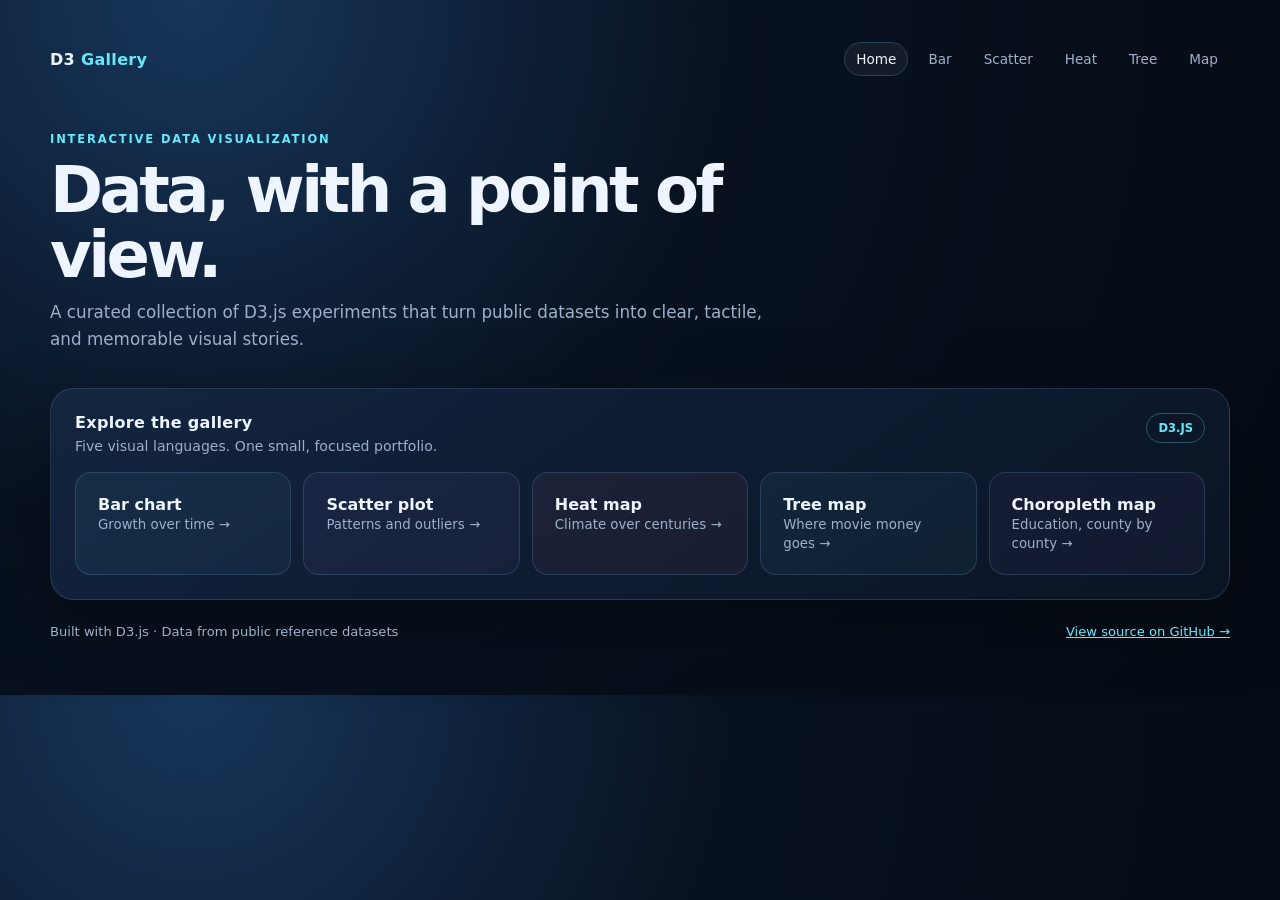
<file: index.html>
<!doctype html><html lang="en"><head><meta charset="utf-8"><meta name="viewport" content="width=device-width,initial-scale=1"><title>D3 Gallery · Interactive Data Visualizations</title><link rel="stylesheet" href="gallery.css"></head><body><main class="page"><header class="topbar"><a class="brand" href="./">D3 <span>Gallery</span></a><nav><a class="active" href="./">Home</a><a href="bar-chart/">Bar</a><a href="scatter-plot/">Scatter</a><a href="heat-map/">Heat</a><a href="tree-map/">Tree</a><a href="choropleth-map/">Map</a></nav></header><div class="eyebrow">Interactive data visualization</div><h1>Data, with a point of view.</h1><p class="lede">A curated collection of D3.js experiments that turn public datasets into clear, tactile, and memorable visual stories.</p><section class="card"><div class="card-head"><div><h2>Explore the gallery</h2><p>Five visual languages. One small, focused portfolio.</p></div><div class="badge">D3.JS</div></div><div style="display:grid;grid-template-columns:repeat(auto-fit,minmax(190px,1fr));gap:12px"><a class="gallery-link" href="bar-chart/" style="display:block;padding:22px;border:1px solid rgba(149,190,235,.18);border-radius:16px;color:#eef5ff;text-decoration:none;background:rgba(103,232,249,.05)"><strong>Bar chart</strong><br><small style="color:#9eb0c9">Growth over time →</small></a><a class="gallery-link" href="scatter-plot/" style="display:block;padding:22px;border:1px solid rgba(149,190,235,.18);border-radius:16px;color:#eef5ff;text-decoration:none;background:rgba(167,139,250,.05)"><strong>Scatter plot</strong><br><small style="color:#9eb0c9">Patterns and outliers →</small></a><a class="gallery-link" href="heat-map/" style="display:block;padding:22px;border:1px solid rgba(149,190,235,.18);border-radius:16px;color:#eef5ff;text-decoration:none;background:rgba(251,113,133,.05)"><strong>Heat map</strong><br><small style="color:#9eb0c9">Climate over centuries →</small></a><a class="gallery-link" href="tree-map/" style="display:block;padding:22px;border:1px solid rgba(149,190,235,.18);border-radius:16px;color:#eef5ff;text-decoration:none;background:rgba(103,232,249,.05)"><strong>Tree map</strong><br><small style="color:#9eb0c9">Where movie money goes →</small></a><a class="gallery-link" href="choropleth-map/" style="display:block;padding:22px;border:1px solid rgba(149,190,235,.18);border-radius:16px;color:#eef5ff;text-decoration:none;background:rgba(167,139,250,.05)"><strong>Choropleth map</strong><br><small style="color:#9eb0c9">Education, county by county →</small></a></div></section><div class="footer"><span>Built with D3.js · Data from public reference datasets</span><a href="https://github.com/engrbugs/D3BarChart">View source on GitHub →</a></div></main></body></html>
</file>
<file: gallery.css>
:root { --bg:#08111f; --panel:#101d31; --panel-2:#142641; --text:#eef5ff; --muted:#9eb0c9; --line:#29405f; --accent:#67e8f9; --accent-2:#a78bfa; }
* { box-sizing:border-box; }
body { margin:0; min-width:320px; color:var(--text); background:radial-gradient(circle at 15% 0%,#17365b 0,#08111f 42%,#050b14 100%); font-family:Inter,ui-sans-serif,system-ui,-apple-system,BlinkMacSystemFont,"Segoe UI",sans-serif; }
.page { width:min(1180px,calc(100% - 32px)); margin:0 auto; padding:42px 0 56px; }
.topbar { display:flex; justify-content:space-between; gap:24px; align-items:center; margin-bottom:56px; }
.brand { color:var(--text); text-decoration:none; font-weight:800; letter-spacing:.02em; }
.brand span { color:var(--accent); }
nav { display:flex; flex-wrap:wrap; justify-content:flex-end; gap:8px; }
nav a { color:var(--muted); text-decoration:none; font-size:.85rem; padding:8px 11px; border:1px solid transparent; border-radius:999px; }
nav a:hover,nav a.active { color:var(--text); border-color:var(--line); background:rgba(255,255,255,.05); }
.eyebrow { color:var(--accent); text-transform:uppercase; letter-spacing:.16em; font-size:.72rem; font-weight:800; }
h1 { margin:12px 0 10px; max-width:850px; font-size:clamp(2rem,5vw,4.35rem); line-height:1.02; letter-spacing:-.055em; }
.lede { color:var(--muted); max-width:720px; font-size:1.05rem; line-height:1.65; margin:0; }
.card { margin-top:34px; padding:24px; border:1px solid rgba(149,190,235,.18); border-radius:24px; background:linear-gradient(145deg,rgba(20,38,65,.96),rgba(10,20,36,.96)); box-shadow:0 24px 80px rgba(0,0,0,.3); }
.card-head { display:flex; justify-content:space-between; gap:24px; align-items:flex-start; margin-bottom:18px; }
.card-head h2 { margin:0; font-size:1rem; letter-spacing:.02em; }
.card-head p { margin:6px 0 0; color:var(--muted); font-size:.88rem; }
.badge { flex:0 0 auto; color:var(--accent); border:1px solid rgba(103,232,249,.3); border-radius:999px; padding:7px 11px; font-size:.72rem; font-weight:700; }
.chart-wrap { overflow:hidden; border:1px solid rgba(149,190,235,.13); border-radius:18px; background:rgba(4,10,20,.42); }
svg { display:block; width:100%; height:auto; min-height:360px; }
.axis path,.axis line { stroke:var(--line); }
.axis text { fill:var(--muted); font-size:12px; }
.grid line { stroke:rgba(158,176,201,.15); }
.grid path { stroke-width:0; }
.label { fill:var(--muted); font-size:12px; }
.tooltip { position:fixed; z-index:10; pointer-events:none; opacity:0; transform:translate(14px,14px); padding:10px 12px; border:1px solid rgba(103,232,249,.28); border-radius:12px; background:#0b1628; color:var(--text); box-shadow:0 14px 32px rgba(0,0,0,.35); font-size:.78rem; line-height:1.45; transition:opacity .12s ease; }
.tooltip.show { opacity:1; }
.bar { fill:url(#barGradient); transition:filter .15s,opacity .15s; }
.bar:hover,.dot:hover,.tile:hover,.county:hover { filter:brightness(1.3); stroke:#fff; stroke-width:1.5; }
.dot { stroke:#07101d; stroke-width:1.5; opacity:.9; }
.legend { display:flex; flex-wrap:wrap; gap:14px; margin:14px 0 0; color:var(--muted); font-size:.78rem; }
.legend i { display:inline-block; width:10px; height:10px; border-radius:50%; margin-right:6px; }
.footer { margin-top:24px; color:var(--muted); font-size:.82rem; display:flex; justify-content:space-between; gap:16px; flex-wrap:wrap; }
.footer a { color:var(--accent); }
@media (max-width:700px) { .page{width:min(100% - 20px,1180px);padding-top:22px}.topbar{align-items:flex-start;flex-direction:column;margin-bottom:34px}nav{justify-content:flex-start}.card{padding:12px;border-radius:18px}.card-head{flex-direction:column}.badge{align-self:flex-start}svg{min-height:300px}.axis text{font-size:10px} }
</file>
